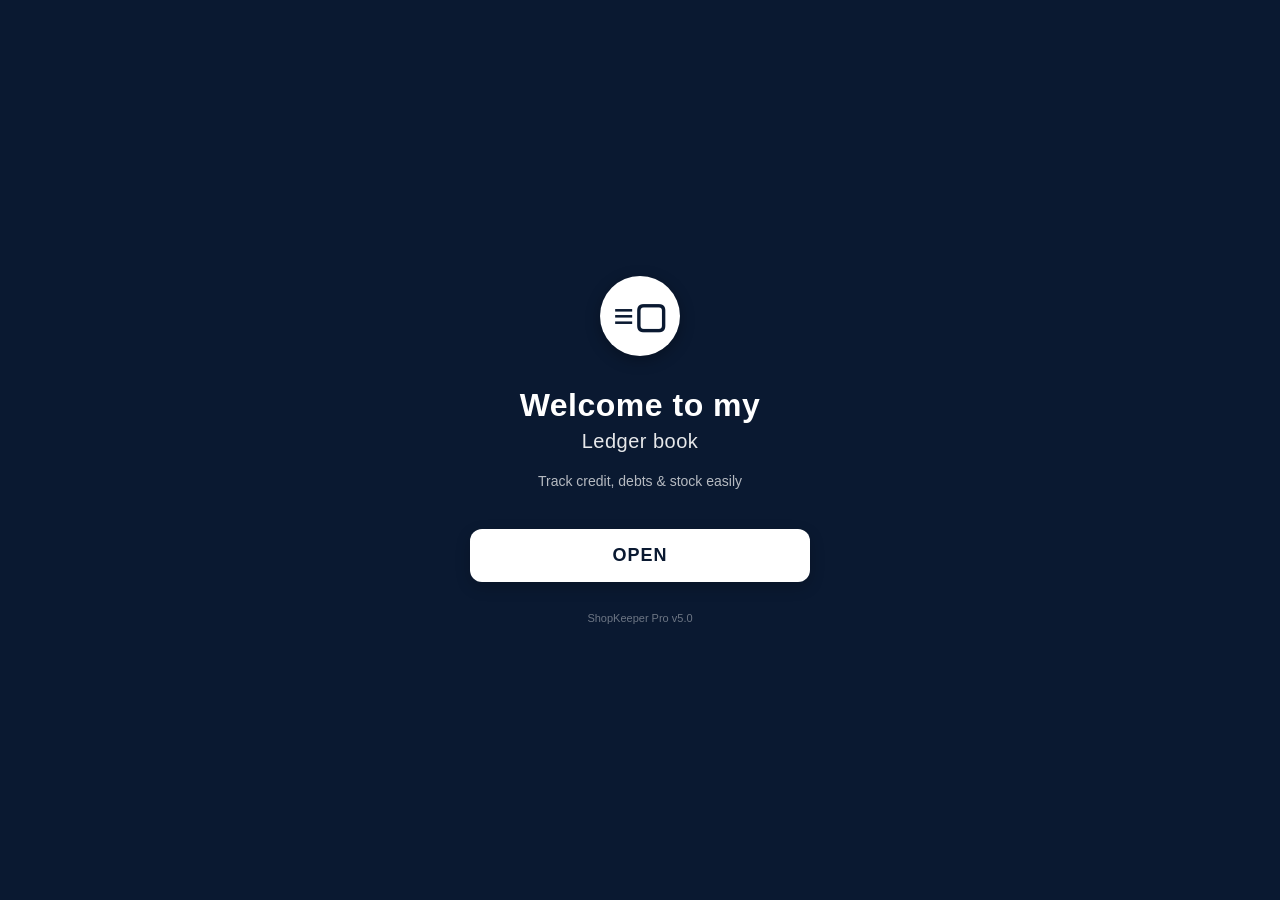
<file: index.html>
<!DOCTYPE html>
<html lang="en">
<head>
<meta charset="UTF-8">
<meta name="viewport" content="width=device-width, initial-scale=1.0">
<link rel="manifest" href="manifest.json">
<meta name="theme-color" content="#E10600">
  <title>Shop manager</title>
<style>
  :root {
    --dark-blue: #0A1931;
    --white: #FFFFFF;
    --red: #E10600;
    --light-blue: #122e5a;
  }
    * {margin:0; padding:0; box-sizing:border-box; font-family: 'Segoe UI', sans-serif;}
  body {
    background: var(--dark-blue);
    color: var(--white);
    height:100vh;
    display:flex;
    align-items:center;
    justify-content:center;
  }
  .welcome-box {
    text-align:center;
    width:90%;
    max-width:380px;
    padding:30px 20px;
  }
  .logo {
    width:80px;
    height:80px;
    background: var(--white);
    border-radius:50%;
    margin:0 auto 30px;
    display:flex;
    align-items:center;
    justify-content:center;
    color:var(--dark-blue);
    font-size:35px;
    font-weight:bold;
    box-shadow:0 4px 15px rgba(0,0,0,0.3);
  }
  h1 {
    font-size:32px;
    line-height:1.2;
    font-weight:700;
    margin-bottom:10px;
    letter-spacing:0.5px;
  }
  h1 span { color: var(--white); opacity:0.9; font-weight:300; display:block; font-size:20px; margin-top:5px;}
  .subtitle {
    margin:20px 0 40px;
    opacity:0.7;
    font-size:14px;
  }
  .open-btn {
    background: var(--white);
    color: var(--dark-blue);
    border:none;
    width:100%;
    padding:16px;
    border-radius:12px;
    font-size:18px;
    font-weight:800;
    letter-spacing:1px;
    cursor:pointer;
    transition:0.2s;
    box-shadow:0 5px 15px rgba(0,0,0,0.2);
  }
  .open-btn:active { transform:scale(0.97); background:#e6e6e6;}

  .footer { margin-top:30px; font-size:11px; opacity:0.4; }
</style>
</head>
<body>

<div class="welcome-box">
  <div class="logo">
 ≡▢
  </div>
  
  <h1>Welcome to my <span>Ledger book</span></h1>
  <p class="subtitle">Track credit, debts & stock easily</p>

  <button class="open-btn" onclick="window.location.href='dashboard.html'">OPEN</button>


  
  <div class="footer">ShopKeeper Pro v5.0</div>
</div>


</body>
</html>
</file>
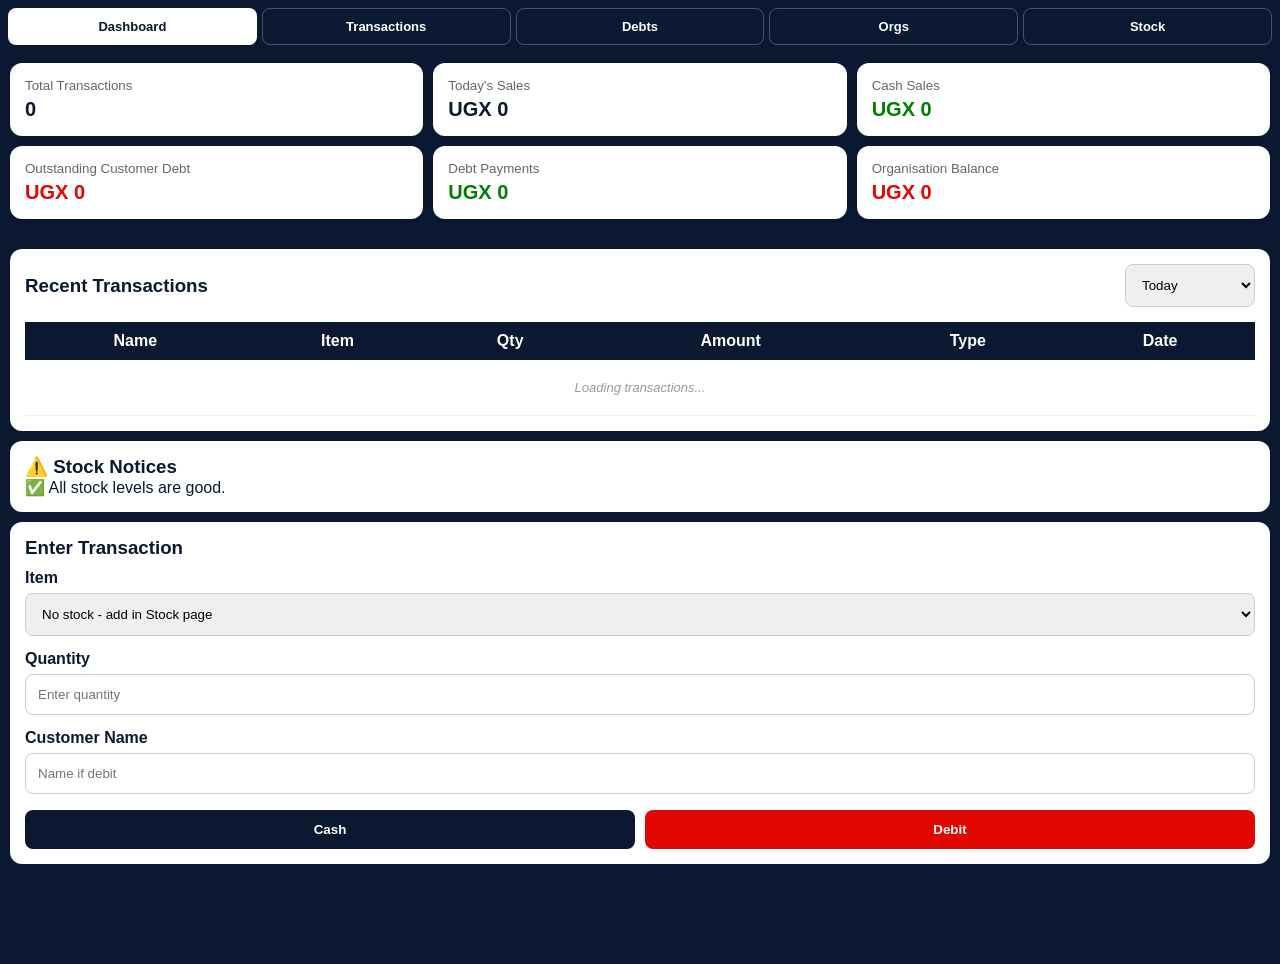
<file: dashboard.html>
<!DOCTYPE html>
<html>

<head>

<meta name="viewport" content="width=device-width, initial-scale=1.0">

<link rel="manifest" href="manifest.json">

<meta name="theme-color" content="#E10600">

<title>Dashboard</title>

<link rel="stylesheet" href="style.css">

<style>
.main-content{
    flex:1;
    min-width:0;
}
.dashboard-grid{ display:grid;
                    grid-template-columns:repeat(3,1fr);
                    gap:10px; margin-bottom:10px;
                   } 
.stat-card{ background:#fff;
               color:#0A1931
               ; padding:15px;
               border-radius:12px;
               box-shadow:0 1px 3px #0002;
              } 
.stat-card small{ 
        display:block;
        color:#666; 
        margin-bottom:5px; 
            } 
.stat-card b{
        font-size:20px;
           } 
    .stat-card.red b{
        color:#E10600;
    } 
.stat-card.green b{ 
        color:green; 
    } 
 .stat-card.blue b{
        color:#0A1931;
    }

.right{
    width:320px;
}

.section-header{
    display:flex;
    justify-content:space-between;
    align-items:center;
    gap:10px;
    margin-bottom:15px;
}

.section-header select{
    width:auto;
    min-width:130px;
    margin:0;
}

.table-wrapper{
    width:100%;
    overflow-x:auto;
}

.table-wrapper table{
    min-width:700px;
}

.stock-notices{
    margin-top:10px;
}

.enter-transaction{
    margin-top:10px;
}

.enter-transaction h3{
    margin-bottom:10px;
}

.enter-transaction label{
    display:block;
    margin-top:8px;
    font-weight:bold;
}

.transaction-buttons{
    display:flex;
    gap:10px;
    margin-top:10px;
}

.transaction-buttons button{
    flex:1;
    width:auto;
}

.right .card a{
    display:block;
    margin-top:12px;
    color:#5b21b6;
}

tr.cash-row td{
    background:#fff;
    color:#333;
}

tr.debt-row td,
tr.org-debt-row td{
    background:#ffe5e7;
    color:#c00;
    font-weight:bold;
}

tr.payment-row td{
    background:#d9f3df;
    color:#087a19;
    font-weight:bold;
}

.type-badge{
    display:inline-block;
    padding:4px 8px;
    border-radius:12px;
    font-size:11px;
    font-weight:bold;
}

.badge-cash{
    background:#eee;
    color:#333;
}

.badge-debt,
.badge-org-debt{
    background:#e10600;
    color:white;
}

.badge-payment{
    background:#008c18;
    color:white;
}

@media(max-width:900px){

    .container{
        flex-direction:column;
    }

    .main-content{
        width:100%;
    }

    .right{
        width:100%;
    }

}

@media(max-width:700px){

    .section-header{
        flex-direction:column;
        align-items:stretch;
    }

    .section-header select{
        width:100%;
    }

    .transaction-buttons{
        flex-direction:column;
    }

    .transaction-buttons button{
        width:100%;
    }
}
</style>

</head>


<body>


<!-- NAVIGATION -->

<div class="navbar">

<a href="dashboard.html" class="active">
Dashboard
</a>

<a href="transactions.html">
Transactions
</a>

<a href="debts.html">
Debts
</a>

<a href="orgs.html">
Orgs
</a>

<a href="stock.html">
Stock
</a>

</div>



<div class="container" style="display:block;">


<!-- =====================================================
     SUMMARY CARDS
===================================================== -->

<div class="dashboard-grid">


<div class="stat-card blue">

<small>Total Transactions</small>

<b id="tCount">
0
</b>

</div>



<div class="stat-card blue">

<small>Today's Sales</small>

<b id="todaySales">
UGX 0
</b>

</div>



<div class="stat-card green">

<small>Cash Sales</small>

<b id="cashSales">
UGX 0
</b>

</div>



<div class="stat-card red">

<small>Outstanding Customer Debt</small>

<b id="customerDebt">
UGX 0
</b>

</div>



<div class="stat-card green">

<small>Debt Payments</small>

<b id="debtPayments">
UGX 0
</b>

</div>



<div class="stat-card red">

<small>Organisation Balance</small>

<b id="orgSummary">
UGX 0
</b>

</div>


</div>

</div>

<!-- =====================================================
     MAIN DASHBOARD
===================================================== -->

<div class="container">

    <!-- DASHBOARD LEFT / MAIN -->
    <div class="main-content">

        <!-- RECENT TRANSACTIONS -->
        <div class="card">
            <div class="section-header">
                <h3>Recent Transactions</h3>

                <select id="dashboardDateFilter" onchange="loadDashboardTransactions()">
                    <option value="today">Today</option>
                    <option value="yesterday">Yesterday</option>
                    <option value="all">All</option>
                </select>
            </div>

            <div class="table-wrapper">
                <table>
                    <thead>
                        <tr>
                            <th>Name</th>
                            <th>Item</th>
                            <th>Qty</th>
                            <th>Amount</th>
                            <th>Type</th>
                            <th>Date</th>
                        </tr>
                    </thead>

                    <tbody id="dashboardTransactionTable">
                        <tr>
                            <td colspan="6" class="loading">
                                Loading transactions...
                            </td>
                        </tr>
                    </tbody>
                </table>
            </div>
        </div>


        <!-- STOCK NOTICES -->
        <div class="card stock-notices">
            <h3>⚠️ Stock Notices</h3>
            <div id="notices">
                Loading...
            </div>
        </div>


        <!-- ENTER TRANSACTION - NOW BELOW STOCK NOTICES -->
        <div class="card enter-transaction">

            <h3>Enter Transaction</h3>

            <label>Item</label>
            <select id="item">
                <option value="">Select item</option>
            </select>

            <label>Quantity</label>
            <input
                id="qty"
                type="number"
                min="1"
                placeholder="Enter quantity"
            >

            <label>Customer Name</label>
            <input
                id="debtorName"
                type="text"
                placeholder="Name if debit"
            >

            <div class="transaction-buttons">
                <button onclick="enterTransaction('cash')">
                    Cash
                </button>

                <button class="red" onclick="enterTransaction('debit')">
                    Debit
                </button>
            </div>

        </div>

    </div>


    <!-- RIGHT SIDE -->
   
</div>


</div>

</div>


<script src="app.js"></script>


<script>

/* =====================================================
   DASHBOARD DATA
===================================================== */

function loadDashboard(){

    const transactions =
        get("transactions");

    const debts =
        get("debts");

    const orgs =
        getOrgs();

    const orgTrans =
        getOrgTrans();


    /* TOTAL TRANSACTIONS */

    const count =
        document.getElementById("tCount");

    if(count){

        count.innerText =
            transactions.length;

    }


    /* TODAY */

    const today =
        todayISO();


    const todayTransactions =
        transactions.filter(
            t => dateOnly(t.date) === today
        );


    /* TODAY SALES */

    const todaySales =
        todayTransactions
        .filter(
            t =>
                t.type === "cash" ||
                t.type === "debt" ||
                t.type === "org_debt"
        )
        .reduce(
            (sum,t) =>
                sum + Number(t.amount || 0),
            0
        );


    document.getElementById(
        "todaySales"
    ).innerText =
        "UGX " +
        todaySales.toLocaleString();


    /* CASH SALES */

    const cash =
        transactions
        .filter(
            t => t.type === "cash"
        )
        .reduce(
            (sum,t) =>
                sum + Number(t.amount || 0),
            0
        );


    document.getElementById(
        "cashSales"
    ).innerText =
        "UGX " +
        cash.toLocaleString();


    /* CUSTOMER DEBT */

    const customerDebt =
        debts
        .reduce(
            (sum,d) =>
                sum +
                Math.max(
                    Number(d.amount || 0),
                    0
                ),
            0
        );


    document.getElementById(
        "customerDebt"
    ).innerText =
        "UGX " +
        customerDebt.toLocaleString();


    /* DEBT PAYMENTS */

    const debtPayments =
        transactions
        .filter(
            t =>
                t.type === "debt_payment" ||
                t.type === "org_payment"
        )
        .reduce(
            (sum,t) =>
                sum + Number(t.amount || 0),
            0
        );


    document.getElementById(
        "debtPayments"
    ).innerText =
        "UGX " +
        debtPayments.toLocaleString();


    /* ORGANISATION BALANCE */

    const orgPurchases =
        orgTrans
        .filter(
            t => t.type === "purchase"
        )
        .reduce(
            (sum,t) =>
                sum + Number(t.amount || 0),
            0
        );


    const orgPayments =
        orgTrans
        .filter(
            t => t.type === "payment"
        )
        .reduce(
            (sum,t) =>
                sum + Number(t.amount || 0),
            0
        );


    const orgBalance =
        orgPurchases -
        orgPayments;


    document.getElementById(
        "orgSummary"
    ).innerText =
        "UGX " +
        orgBalance.toLocaleString();


    /* LOW STOCK */

    const stock =
        get("stock");


    const low =
        stock.filter(
            s =>
                Number(s.qty) <=
                Number(APP_CONFIG.lowStock)
        );


    const notices =
        document.getElementById(
            "notices"
        );


    if(notices){

        notices.innerHTML =
            low.length

                ? low.map(
                    s =>
                        `⚠️ ${s.name}
                         (${s.qty} remaining)`
                  ).join("<br>")

                : "✅ All stock levels are good.";

    }


    loadDashboardTransactions();

}



/* =====================================================
   DASHBOARD TRANSACTION FILTER
===================================================== */

window.loadDashboardTransactions =
function(){

    const tbody =
        document.getElementById(
            "dashboardTransactions"
        );


    if(!tbody) return;


    const filter =
        document.getElementById(
            "dashboardDateFilter"
        )?.value ||
        "today";


    let transactions =
        get("transactions");


    const today =
        todayISO();


    const yesterdayDate =
        new Date();


    yesterdayDate.setDate(
        yesterdayDate.getDate() - 1
    );


    const yesterday =
        yesterdayDate
        .toISOString()
        .split("T")[0];


    if(filter === "today"){

        transactions =
            transactions.filter(
                t =>
                    dateOnly(t.date) ===
                    today
            );

    }


    if(filter === "yesterday"){

        transactions =
            transactions.filter(
                t =>
                    dateOnly(t.date) ===
                    yesterday
            );

    }


    if(!transactions.length){

        tbody.innerHTML = `

        <tr>

            <td
                colspan="6"
                style="
                text-align:center;
                padding:20px;
                "
            >
                No transactions found
            </td>

        </tr>

        `;

        return;

    }


    tbody.innerHTML =
        transactions
        .slice()
        .reverse()
        .slice(0,20)
        .map(t => {


            let rowClass =
                "cash-row";


            let typeText =
                "CASH";


            let badgeClass =
                "type-cash";


            if(
                t.type === "debt" ||
                t.type === "org_debt"
            ){

                rowClass =
                    "debt-row";

                typeText =
                    "DEBT";

                badgeClass =
                    "type-debt";

            }


            if(
                t.type === "debt_payment" ||
                t.type === "org_payment"
            ){

                rowClass =
                    "payment-row";

                typeText =
                    "DEBT PAYMENT";

                badgeClass =
                    "type-payment";

            }


            return `

            <tr class="${rowClass}">

                <td>
                    ${t.name || "-"}
                </td>

                <td>
                    ${t.item || "-"}
                </td>

                <td>
                    ${t.qty || "-"}
                </td>

                <td>
                    UGX
                    ${Number(t.amount || 0)
                        .toLocaleString()}
                </td>

                <td>

                    <span
                        class="type-badge
                        ${badgeClass}"
                    >

                        ${typeText}

                    </span>

                </td>

                <td>
                    ${formatDate(t.date)}
                </td>

            </tr>

            `;

        })
        .join("");

}


/* =====================================================
   START DASHBOARD
===================================================== */

document.addEventListener(
    "DOMContentLoaded",
    loadDashboard
);

</script>

</body>
</html>
</file>
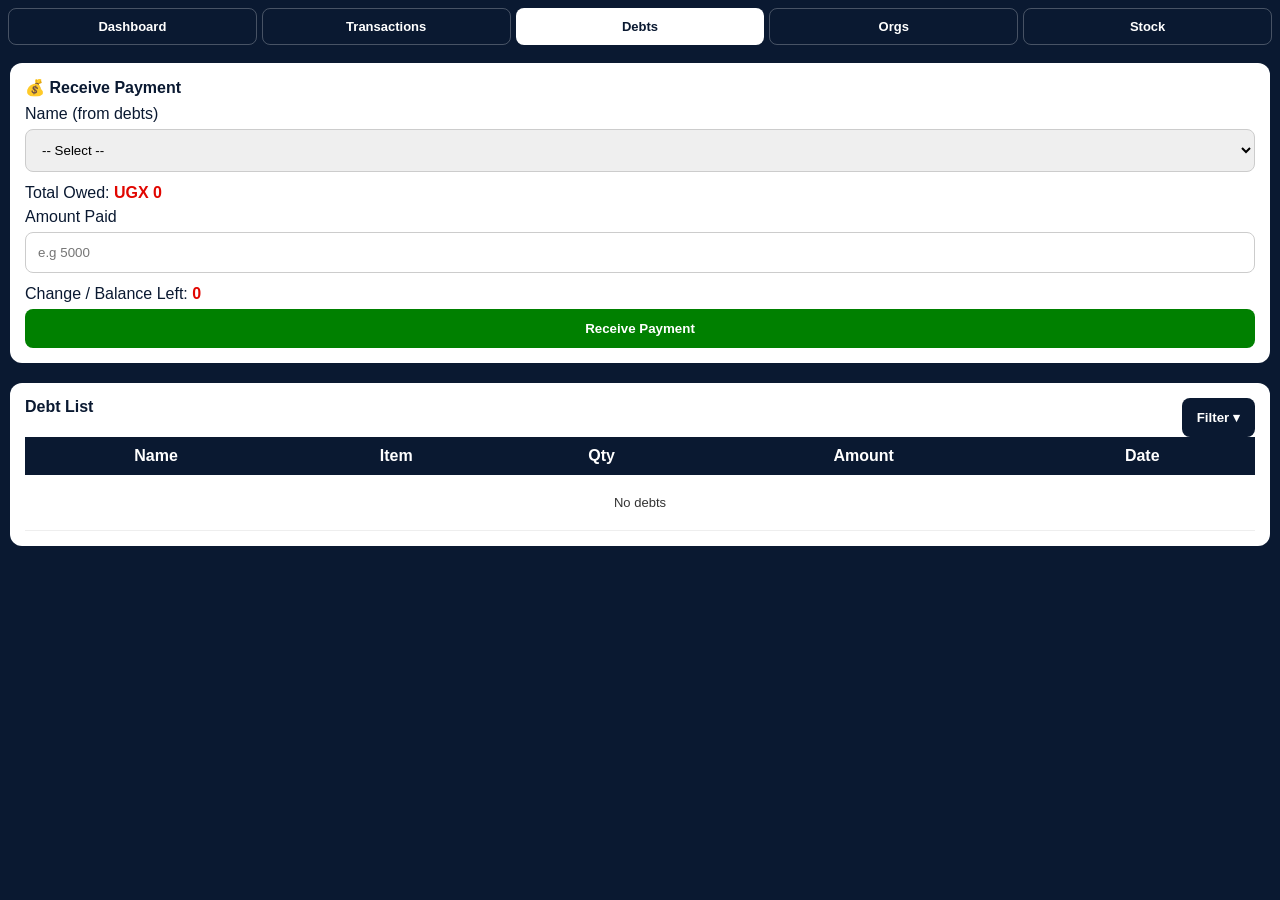
<file: debts.html>
<!DOCTYPE html><html><head><meta name="viewport" content="width=device-width, initial-scale=1.0">
 <link rel="manifest" href="manifest.json">
<meta name="theme-color" content="#E10600">
  <title>Debts</title>
  <link rel="stylesheet" href="style.css">
<style>
  .paid-row td{background:#d4edda!important;color:#155724!important;font-weight:bold}
  .payment-box{background:#fff;color:#0A1931;padding:15px;border-radius:12px;margin-bottom:10px}
  .balance{font-weight:800;color:#E10600} .balance.zero{color:green}
</style>
</head><body>
<div class="navbar"><a href="dashboard.html">Dashboard</a><a href="transactions.html">Transactions</a><a href="debts.html" class="active">Debts</a><a href="orgs.html">Orgs</a><a href="stock.html">Stock</a></div>

<div class="container" style="flex-direction:column">
  
  <!-- PAYMENT FORM -->
  <div class="payment-box">
    <h4 style="margin-bottom:8px">💰 Receive Payment</h4>
    <label>Name (from debts)</label>
    <select id="payName"></select>
    <div style="margin:6px 0">Total Owed: <span id="payTotal" class="balance">UGX 0</span></div>
    <label>Amount Paid</label>
    <input id="payAmount" type="number" placeholder="e.g 5000">
    <div style="margin:6px 0">Change / Balance Left: <span id="payBalance" class="balance">0</span></div>
    <button class="full" onclick="makePayment()" style="background:green!important;width:100%">Receive Payment</button>
  </div>

  <div class="card">
    <button onclick="filterDebts()" style="float:right;width:auto">Filter ▾</button>
    <h4>Debt List</h4><div style="clear:both"></div>
    <table><tr><th>Name</th><th>Item</th><th>Qty</th><th>Amount</th><th>Date</th></tr><tbody id="debtList"><tr><td colspan="5" class="loading">Loading...</td></tr></tbody></table>
  </div>
</div>
<script src="app.js"></script>
</body></html>
</file>
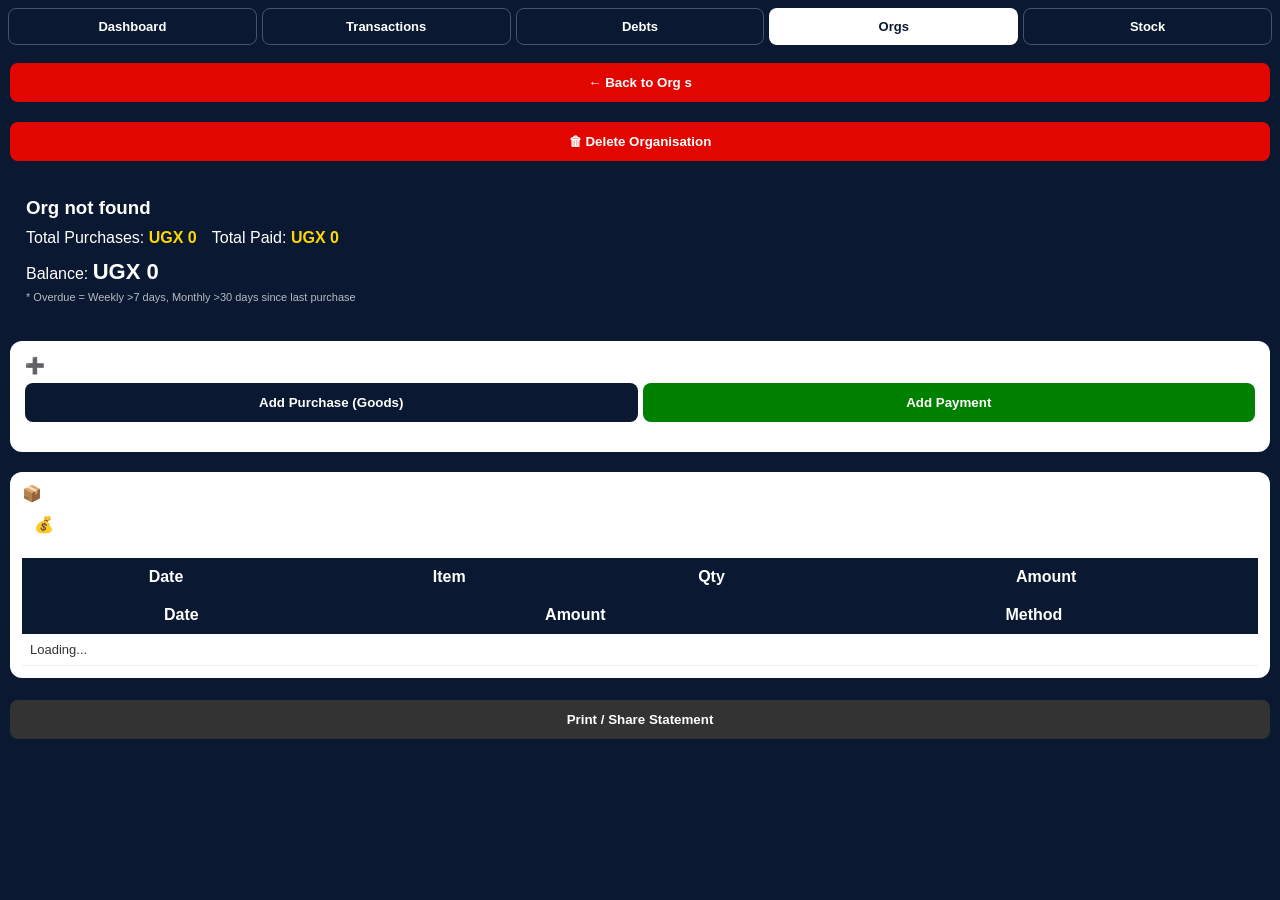
<file: org-ledger.html>
<!DOCTYPE html><html><head><meta name="viewport" content="width=device-width, initial-scale=1.0">
<link rel="manifest" href="manifest.json"><meta name="theme-color" content="#E10600">
<title>Org Ledger</title><link rel="stylesheet" href="style.css">
<style>
.top-card{background:#0A1931;color:#fff;padding:16px;border-radius:12px;margin-bottom:12px}
.top-card b{color:#FFD700} .bal{font-size:22px;font-weight:900}
.payment-box{background:#fff;padding:15px;border-radius:12px;margin-bottom:10px}
.table-box{background:#fff;padding:12px;border-radius:12px;margin-bottom:12px;overflow-x:auto}
.paid{color:green;font-weight:bold} .due{color:#E10600;font-weight:bold}
</style></head><body>
<div class="navbar"><a href="dashboard.html">Dashboard</a><a href="transactions.html">Transactions</a><a href="debts.html">Debts</a><a href="orgs.html" class="active">Orgs</a><a href="stock.html">Stock</a></div>
<div class="container" style="flex-direction:column">
  <button 
    onclick="window.location='orgs.html'" 
   style="
background:#E10600;
width:100%;
margin-bottom:10px;
">
    ← Back to Org
    s</button>

  <button
onclick="deleteOrganisation()"
style="
background:#E10600;
width:100%;
margin-bottom:10px;
"
>
🗑 Delete Organisation
</button>

  
  <div class="top-card">
    <h3 id="orgTitle">Loading...</h3>
    <div id="orgMeta" style="font-size:13px;opacity:0.9"></div>
    <div style="margin-top:10px;display:flex;gap:15px;flex-wrap:wrap">
      <div>Total Purchases: <b id="orgTotalPurch">UGX 0</b></div>
      <div>Total Paid: <b id="orgTotalPaid">UGX 0</b></div>
    </div>
    <div style="margin-top:12px">Balance: <span class="bal" id="orgBalance">UGX 0</span> <span id="orgStatus" class="badge"></span></div>
    <div style="font-size:11px;margin-top:6px;opacity:0.7">* Overdue = Weekly >7 days, Monthly >30 days since last purchase</div>
  </div>

  <div class="payment-box">
    <h4>➕ Add Record</h4>
    <div style="display:flex;gap:5px;margin-top:8px">
      <button onclick="toggleOrgForm('purchase')" style="flex:1;background:#0A1931">Add Purchase (Goods)</button>
      <button onclick="toggleOrgForm('payment')" style="flex:1;background:green">Add Payment</button>
    </div>
    <div id="orgPurchaseForm" style="display:none;margin-top:12px;border-top:1px solid #eee;padding-top:10px">
     <label>Item / Description</label>
<label>Item</label>

<select id="orgItem">
<option value="">Loading items...</option>
</select>

<label>Quantity</label>

<input
id="orgQty"
type="number"
min="1"
placeholder="Enter quantity"
>

<label>Date</label>

<input
id="orgDate"
type="date"
>

<button
onclick="addOrgPurchase()"
style="width:100%;background:#0A1931;margin-top:5px"
>
Save Purchase
</button>
    </div>
    <div id="orgPaymentForm" style="display:none;margin-top:12px;border-top:1px solid #eee;padding-top:10px">
      <label>Amount Paid</label><input id="orgPayAmount" type="number" placeholder="e.g 100000">
      <label>Payment Method</label><select id="orgPayMethod"><option>Cash</option><option>Mobile Money</option><option>Bank</option></select>
      <label>Date</label><input id="orgPayDate" type="date">
      <button onclick="addOrgPayment()" style="width:100%;background:green;margin-top:5px">Save Payment</button>
    </div>
  </div>

  <div class="table-box">
    <h4>📦 Purchase History</h4>
   <table>

<tr>
<th>Date</th>
<th>Item</th>
<th>Qty</th>
<th>Amount</th>
</tr>

<tbody id="orgPurchList">
  
  <div class="table-box">
    <h4>💰 Payment History</h4>
    <table><tr><th>Date</th><th>Amount</th><th>Method</th></tr><tbody id="orgPayList"><tr><td colspan=3>Loading...</td></tr></tbody></table>
  </div>
  <button onclick="printOrgStatement()" style="background:#333;width:100%;padding:12px">Print / Share Statement</button>
</div>
<script src="app.js"></script>
</body></html>
</file>
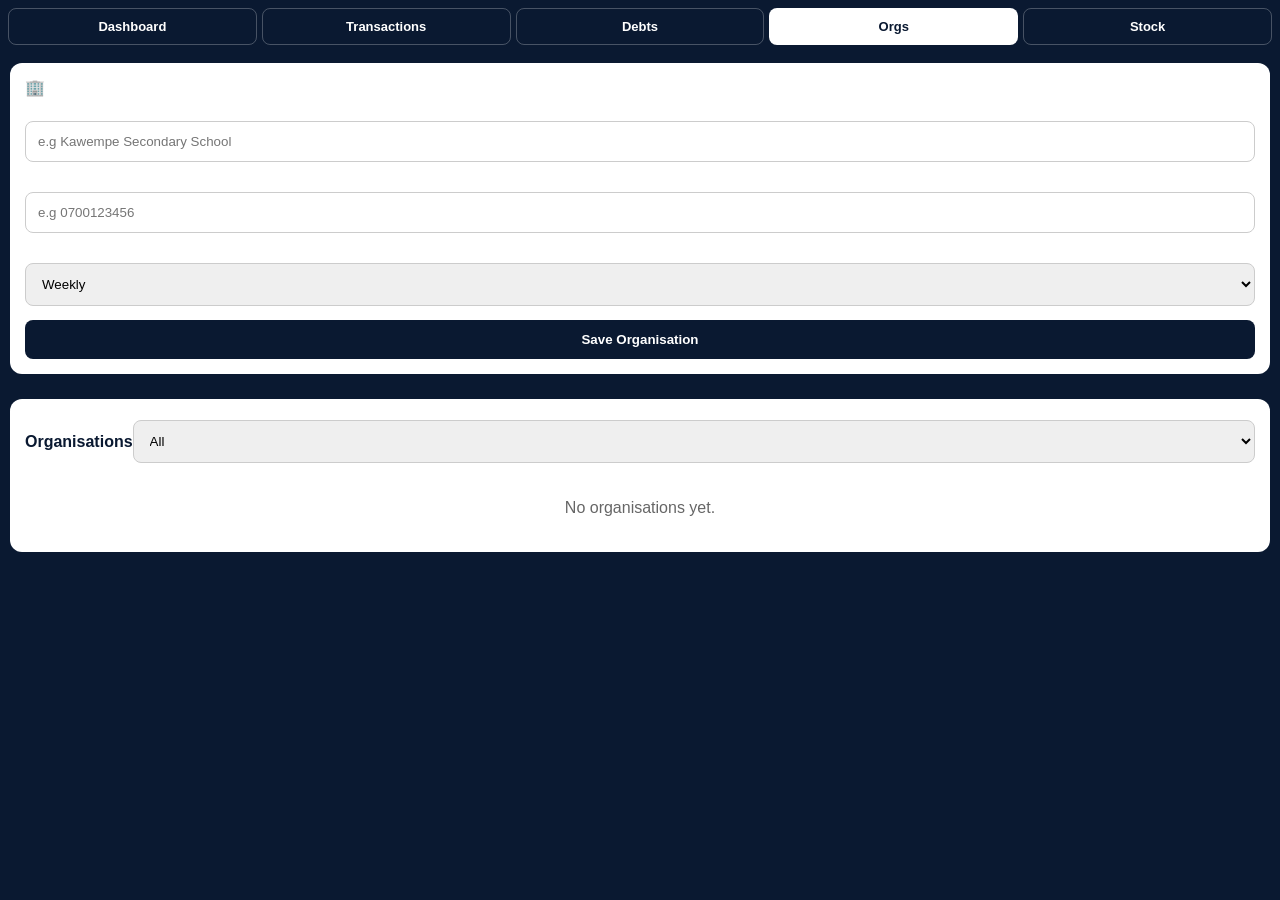
<file: orgs.html>
<!DOCTYPE html><html><head><meta name="viewport" content="width=device-width, initial-scale=1.0">
<link rel="manifest" href="manifest.json"><meta name="theme-color" content="#E10600">
<title>Organisations - Ledger BK</title><link rel="stylesheet" href="style.css">
<style>
.org-card{background:#fff;border-radius:12px;padding:14px;margin-bottom:10px;border-left:5px solid #0A1931;cursor:pointer;box-shadow:0 1px 3px rgba(0,0,0,0.1)}
.org-card.weekly{border-left-color:#E10600} .org-card.monthly{border-left-color:#0A1931}
.org-card.overdue{border-left-color:red;background:#ffe6e6}
.badge{padding:3px 8px;border-radius:10px;font-size:11px;color:#fff;display:inline-block}
.badge.weekly{background:#E10600} .badge.monthly{background:#0A1931} .badge.paid{background:green} .badge.due{background:orange} .badge.overdue{background:red}
.add-box{background:#fff;padding:15px;border-radius:12px;margin-bottom:15px}
</style></head><body>
<div class="navbar"><a href="dashboard.html">Dashboard</a><a href="transactions.html">Transactions</a><a href="debts.html">Debts</a><a href="orgs.html" class="active">Orgs</a><a href="stock.html">Stock</a></div>
<div class="container" style="flex-direction:column">
  <div class="add-box">
    <h4>🏢 Add Organisation</h4>
    <label>Org Name</label><input id="orgName" placeholder="e.g Kawempe Secondary School">
    <label>Contact / Phone</label><input id="orgContact" placeholder="e.g 0700123456">
    <label>Payment Term</label><select id="orgTerm"><option value="weekly">Weekly</option><option value="monthly">Monthly</option></select>
    <button class="full" onclick="addOrganisation()" style="background:#0A1931!important;width:100%;margin-top:8px">Save Organisation</button>
  </div>
  <div class="card">
    <div style="display:flex;justify-content:space-between;align-items:center"><h4>Organisations</h4><select id="orgFilter" onchange="loadOrgs()"><option value="all">All</option><option value="weekly">Weekly</option><option value="monthly">Monthly</option><option value="due">With Balance</option></select></div>
    <div id="orgsList" style="margin-top:10px"></div>
  </div>
</div>
<script src="app.js"></script>
</body></html>
</file>
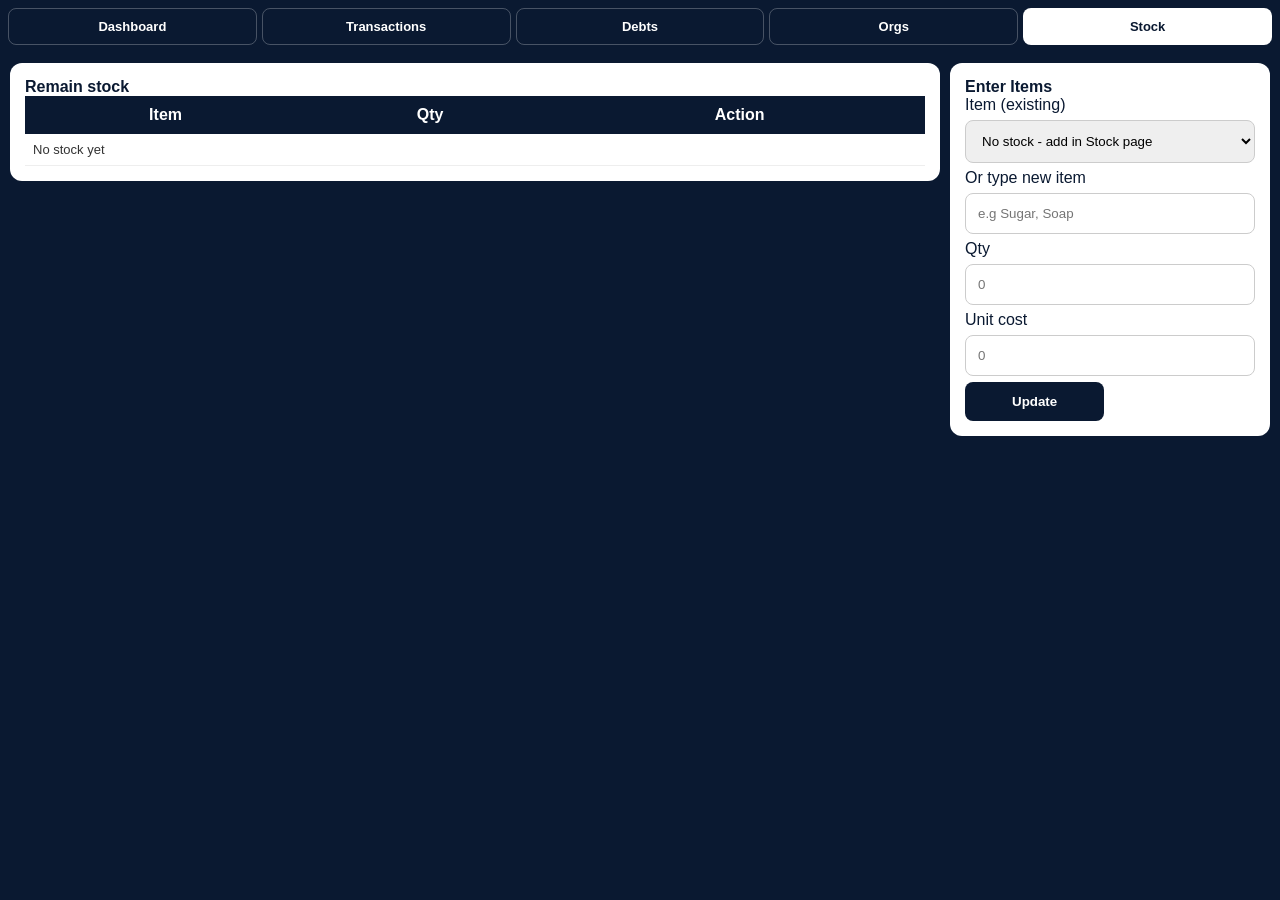
<file: stock.html>
<!DOCTYPE html>
<html><head>
<meta name="viewport" content="width=device-width, initial-scale=1.0">
<link rel="manifest" href="manifest.json">
<meta name="theme-color" content="#E10600">
<title>Stock</title>
<link rel="stylesheet" href="style.css">
</head>
<body>
<div class="navbar"><a href="dashboard.html">Dashboard</a><a href="transactions.html">Transactions</a><a href="debts.html">Debts</a><a href="orgs.html">Orgs</a><a href="stock.html" class="active">Stock</a></div>
<div class="container">
  <div class="left"><div class="card"><b>Remain stock</b>
  <table><tr><th>Item</th><th>Qty</th><th>Action</th></tr>
  <tbody id="stockList"></tbody>
  </table></div></div>
  <div class="right">
    <h4>Enter Items</h4>
    Item (existing) <select id="sItemSelect"><option value="">-- Select existing --</option></select>
    Or type new item <input id="sItemName" placeholder="e.g Sugar, Soap">
    Qty <input id="sQty" type="number" placeholder="0">
    Unit cost <input id="sCost" type="number" placeholder="0">
    <button onclick="updateStock()">Update</button>
  </div>
</div>
<script src="app.js"></script>
<script>
</script>
</body>
</html>
</file>
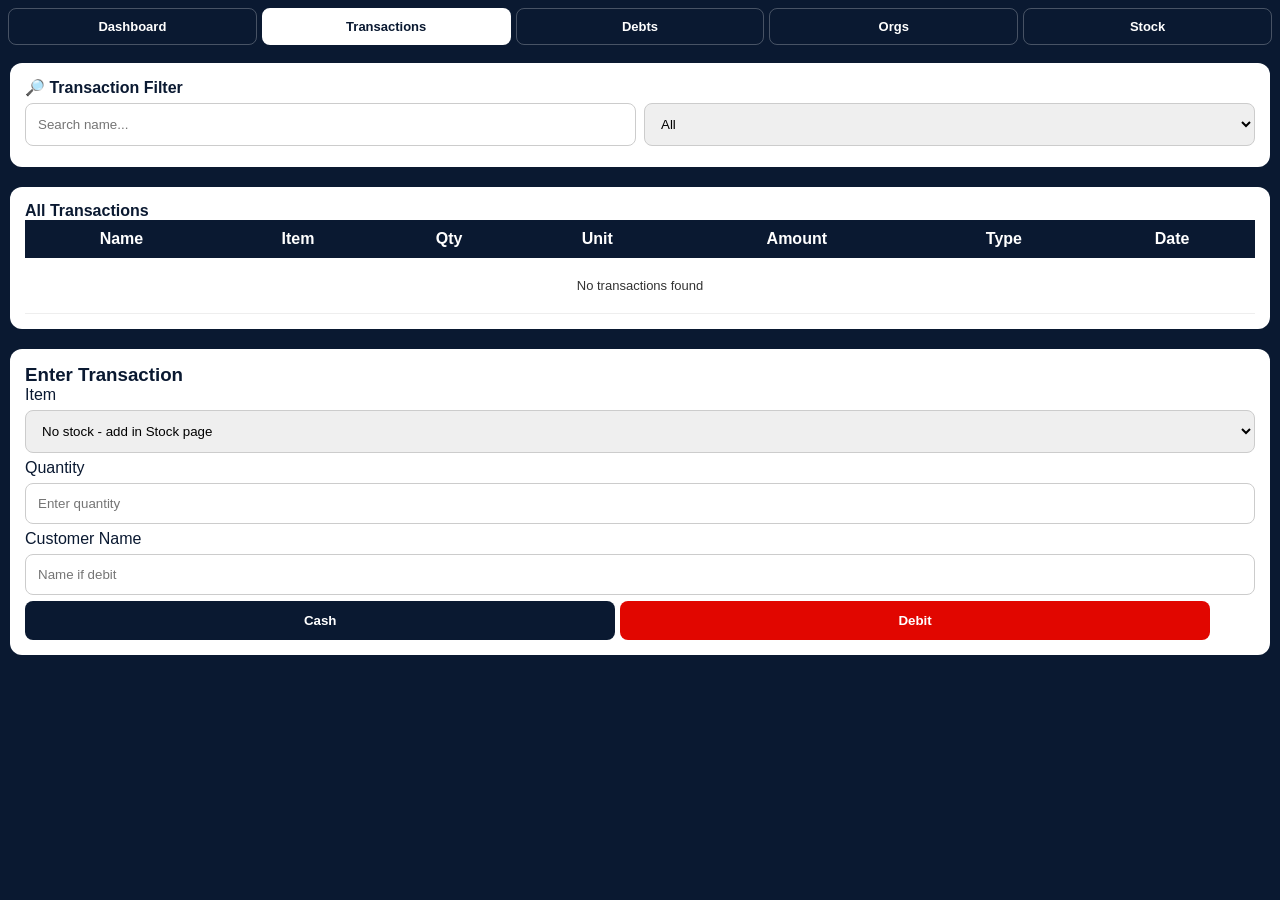
<file: transactions.html>
<!DOCTYPE html>
<html>
<head>
<meta name="viewport" content="width=device-width, initial-scale=1.0">
<link rel="manifest" href="manifest.json">
<meta name="theme-color" content="#E10600">
<title>Transactions</title>
<link rel="stylesheet" href="style.css">

<style>
.transaction-filters{
  background:#fff;
  color:#0A1931;
  padding:15px;
  border-radius:12px;
  margin-bottom:10px;
}

.transaction-filters .row{
  display:flex;
  gap:8px;
  flex-wrap:wrap;
}

.transaction-filters input,
.transaction-filters select{
  flex:1;
  min-width:150px;
}

.transaction-table{
  overflow-x:auto;
}

tr.debt-row td{
  background:#ffe5e7 !important;
  color:#c40000 !important;
  font-weight:bold;
}

tr.payment-row td{
  background:#d4edda !important;
  color:#155724 !important;
  font-weight:bold;
}

tr.cash-row td{
  background:#fff !important;
  color:#333 !important;
}

.type-badge{
  padding:4px 8px;
  border-radius:8px;
  font-size:11px;
  font-weight:bold;
  white-space:nowrap;
}

.type-cash{
  background:#eee;
  color:#333;
}

.type-debt{
  background:#E10600;
  color:white;
}

.type-payment{
  background:green;
  color:white;
}

@media(max-width:700px){
  .transaction-filters .row{
    flex-direction:column;
  }

  .transaction-filters input,
  .transaction-filters select{
    width:100%;
  }
}
</style>
</head>

<body>

<div class="navbar">
<a href="dashboard.html">Dashboard</a>
<a href="transactions.html" class="active">Transactions</a>
<a href="debts.html">Debts</a>
<a href="orgs.html">Orgs</a>
<a href="stock.html">Stock</a>
</div>

<div class="container" style="flex-direction:column">

<div class="transaction-filters">

<h4>🔎 Transaction Filter</h4>

<div class="row">

<input
id="transactionNameFilter"
placeholder="Search name..."
oninput="filterTransactions()"
>

<select id="transactionDateFilter" onchange="filterTransactions()">
<option value="all">All</option>
<option value="today">Today</option>
<option value="yesterday">Yesterday</option>
<option value="custom">Custom Date</option>
</select>

<input
id="transactionCustomDate"
type="date"
style="display:none"
onchange="filterTransactions()"
>

</div>

</div>

<div class="card">

<h4>All Transactions</h4>

<div class="transaction-table">

<table>

<thead>
<tr>
<th>Name</th>
<th>Item</th>
<th>Qty</th>
<th>Unit</th>
<th>Amount</th>
<th>Type</th>
<th>Date</th>
</tr>
</thead>

<tbody id="transList">
<tr>
<td colspan="7" class="loading">Loading...</td>
</tr>
</tbody>

</table>

</div>

</div>

    <!-- ENTER TRANSACTION - NOW BELOW STOCK NOTICES -->
        <div class="card enter-transaction">

            <h3>Enter Transaction</h3>

            <label>Item</label>
            <select id="item">
                <option value="">Select item</option>
            </select>

            <label>Quantity</label>
            <input
                id="qty"
                type="number"
                min="1"
                placeholder="Enter quantity"
            >

            <label>Customer Name</label>
            <input
                id="debtorName"
                type="text"
                placeholder="Name if debit"
            >

            <div class="transaction-buttons">
                <button onclick="enterTransaction('cash')">
                    Cash
                </button>

                <button class="red" onclick="enterTransaction('debit')">
                    Debit
                </button>
            </div>

</div>

<script src="app.js"></script>

<script>
document.getElementById('transactionDateFilter').addEventListener('change', function(){

    document.getElementById('transactionCustomDate').style.display =
        this.value === 'custom' ? 'block' : 'none';

    filterTransactions();

});
</script>

</body>
</html>
</file>
<file: style.css>
* {margin:0;padding:0;box-sizing:border-box;font-family: sans-serif;}
:root{ --dark-blue:#0A1931; --light:#132e5a; --white:#FFF; --red:#E10600; --gray:#f0f2f5;}
body{background:var(--dark-blue);color:var(--white);padding-bottom:80px;}
.navbar{display:flex;gap:5px;padding:8px;background:var(--dark-blue);position:sticky;top:0;z-index:10;overflow-x:auto;}
.navbar a{flex:1;min-width:80px;text-align:center;padding:10px 5px;text-decoration:none;color:var(--white);border:1px solid #ffffff40;border-radius:8px;font-weight:bold;font-size:13px;white-space:nowrap;}
.navbar a.active{background:var(--white);color:var(--dark-blue);}
.container{display:flex;gap:10px;padding:10px;flex-wrap:wrap;}
.left{flex:1;min-width:280px;} .right{width:100%;max-width:320px;margin:0 auto;background:var(--white);color:var(--dark-blue);padding:15px;border-radius:12px;}
.card{background:var(--white);color:var(--dark-blue);padding:15px;margin-bottom:10px;border-radius:12px;}
input,select{width:100%;padding:12px;margin:6px 0;border:1px solid #ccc;border-radius:8px;}
button{padding:12px 15px;border:none;background:var(--dark-blue);color:var(--white);font-weight:bold;border-radius:8px;width:48%;}
button.full{width:100%} button.red{background:var(--red)!important;}
table{width:100%;border-collapse:collapse} th{background:var(--dark-blue);color:var(--white);padding:10px} td{border-bottom:1px solid #eee;padding:8px;color:#333;font-size:13px}
tr.debt-row td{color:var(--red);background:#ffe5e7;font-weight:bold}
.loading{color:#999;text-align:center;padding:20px;font-style:italic}
@media(max-width:700px){ .container{flex-direction:column} .right{max-width:100%} }
</file>
